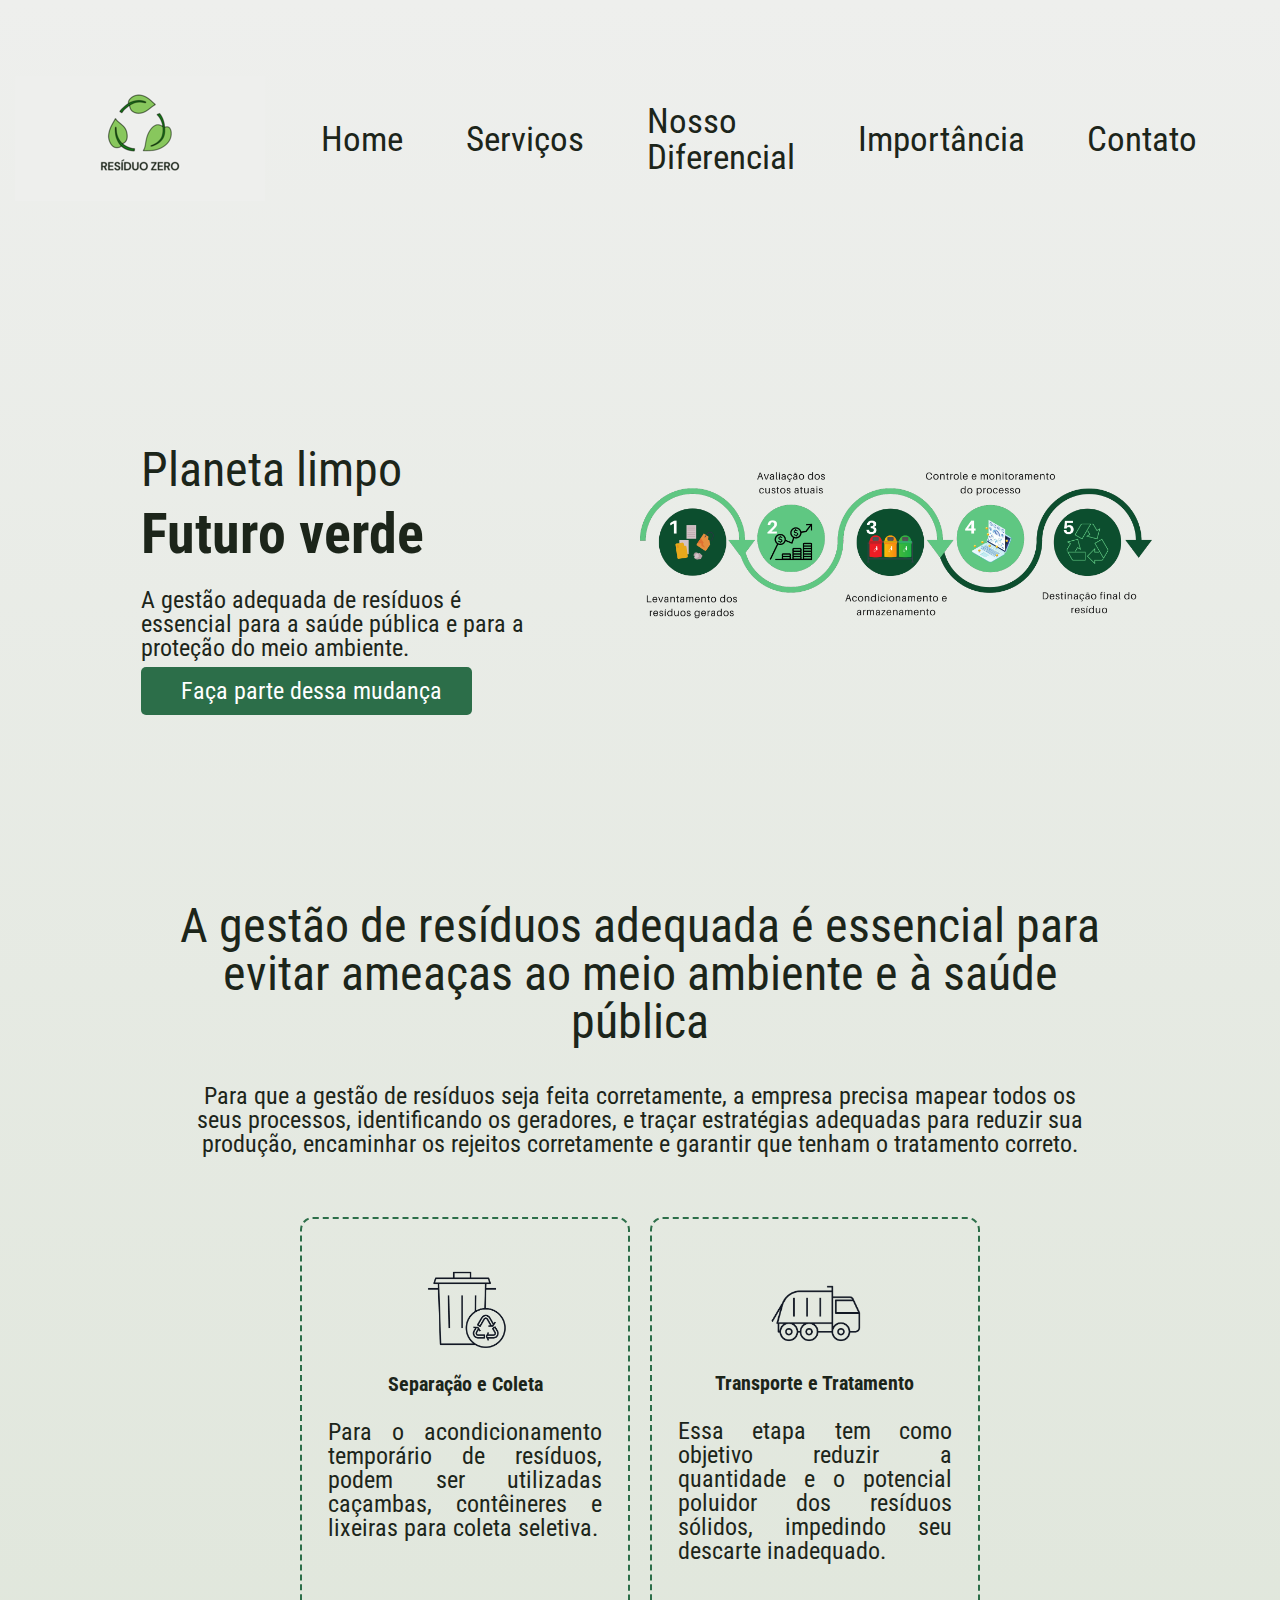
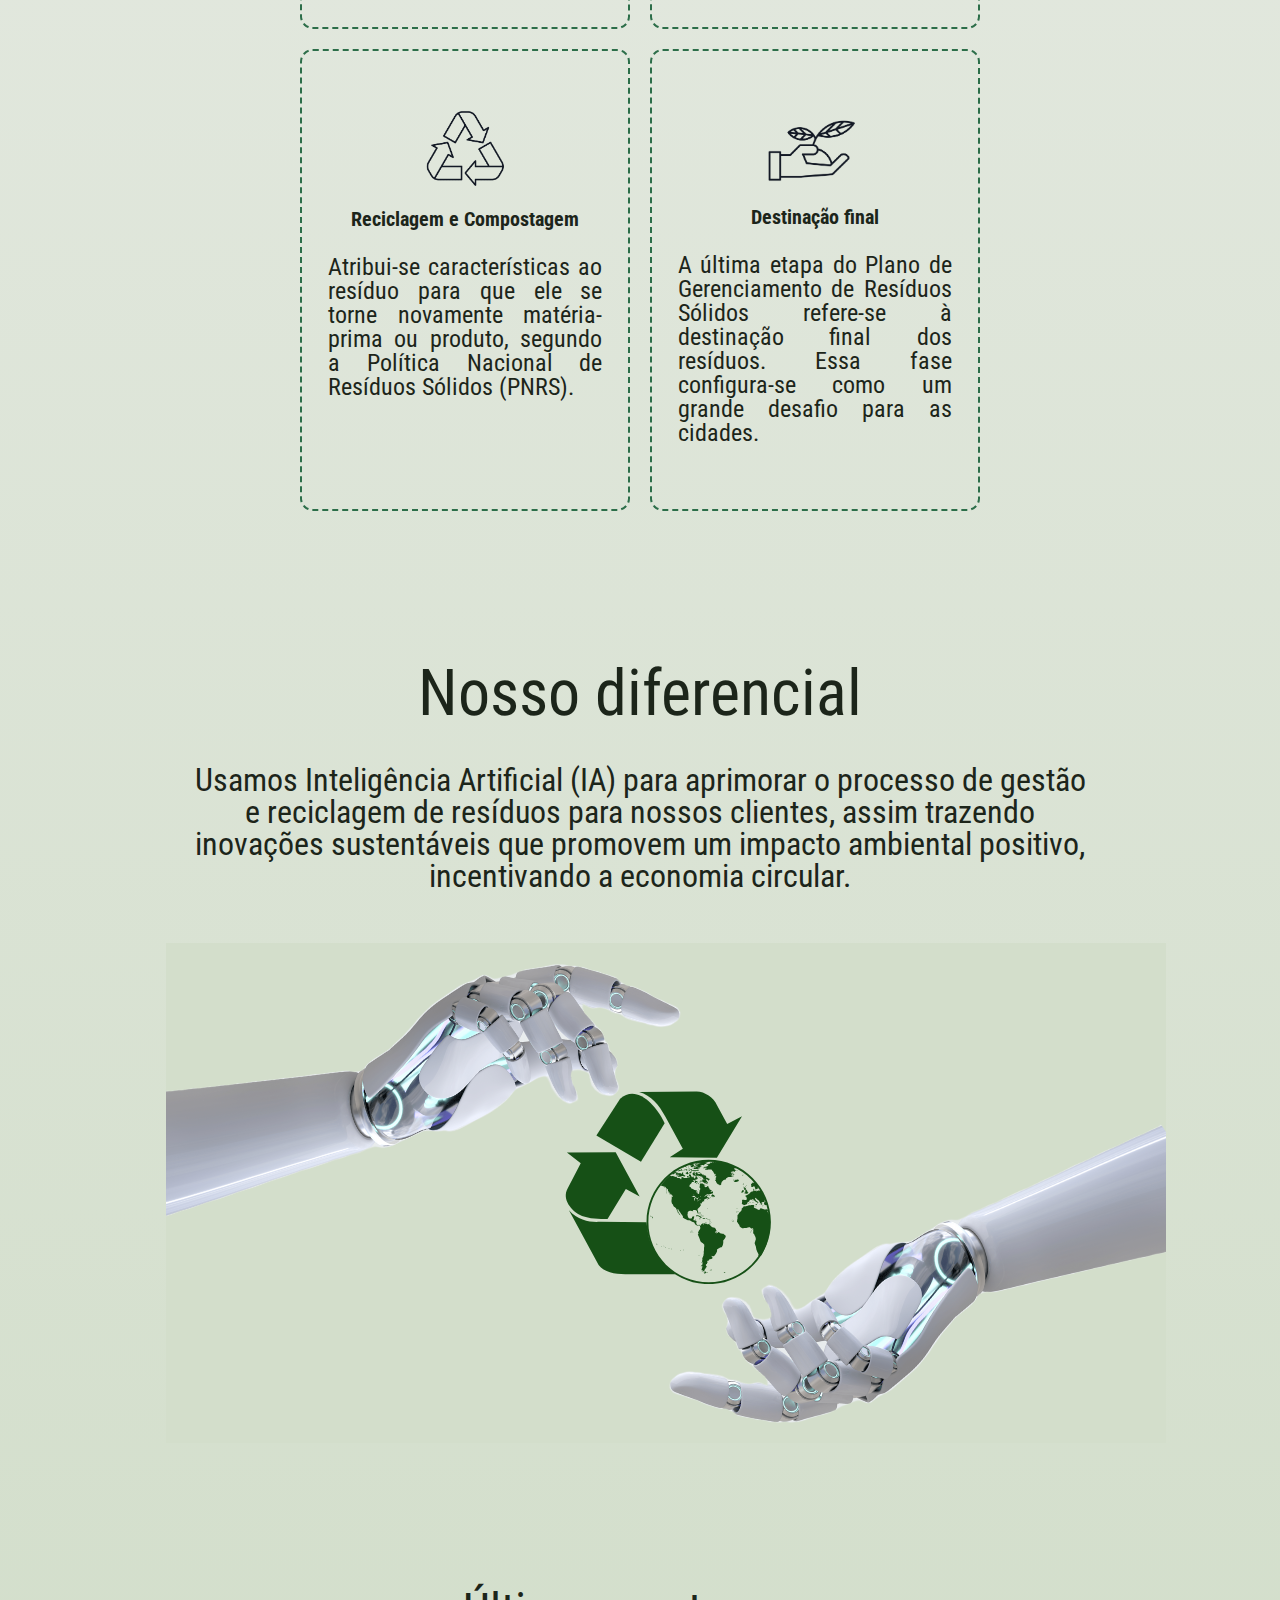
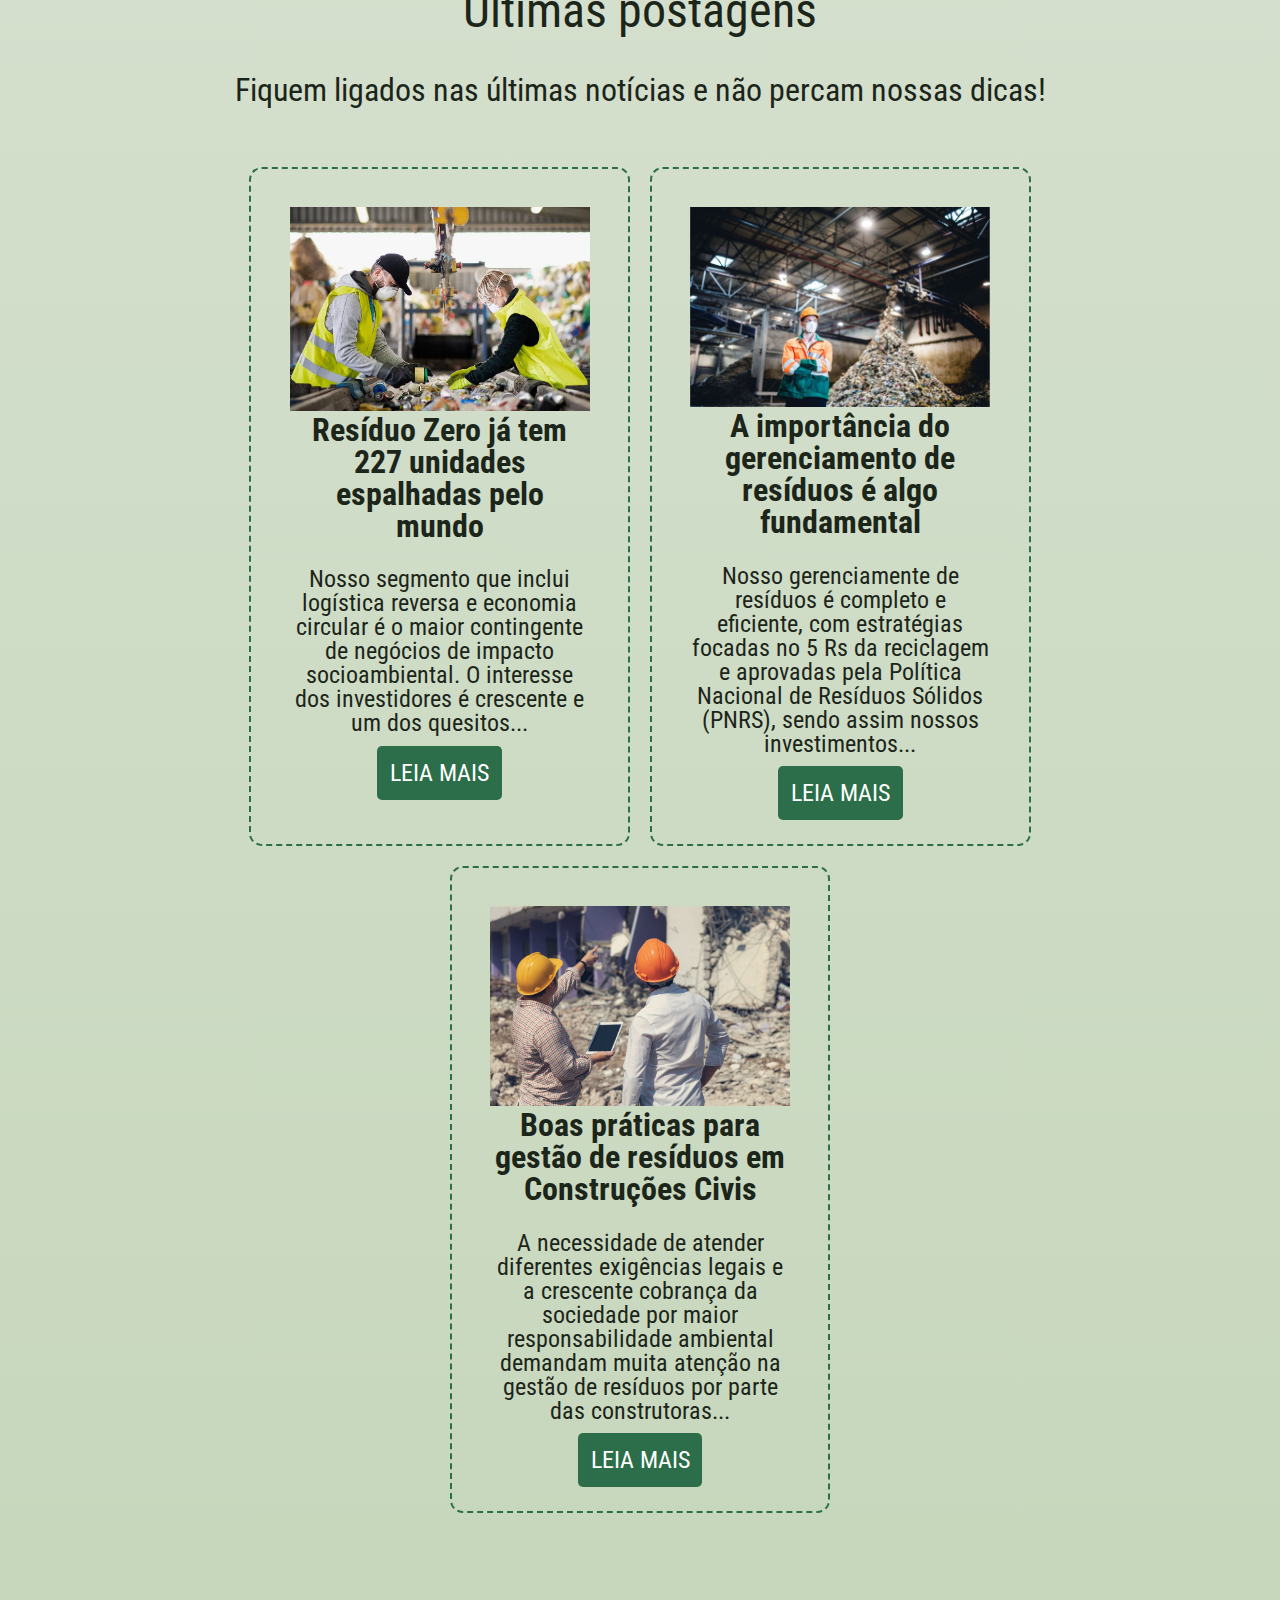
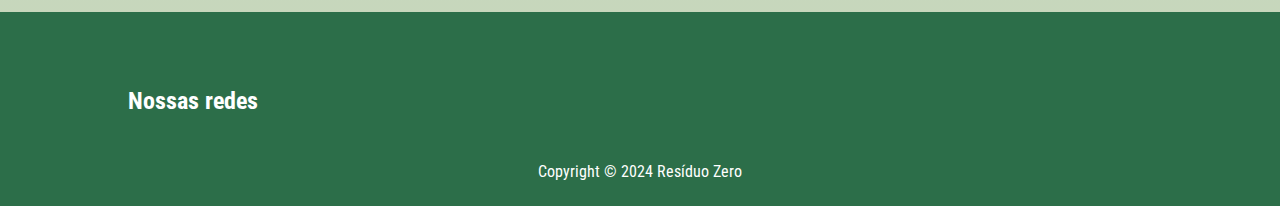
<file: projetoInfra/frontend/src/index.html>
<!DOCTYPE html>
<html>

<head>
	<meta charset="utf-8">
	<meta name="viewport" content="width=device-width">
	<title>ResiduoZero</title>
	<link href="css/reset.css" rel="stylesheet" type="text/css" />
	<link href="css/header.css" rel="stylesheet" type="text/css" />
	<link href="css/style.css" rel="stylesheet" type="text/css" />
	<link href="css/footer.css" rel="stylesheet" type="text/css" />
	<link rel="stylesheet" href="https://pro.fontawesome.com/releases/v5.10.0/css/all.css"
		integrity="sha384-AYmEC3Yw5cVb3ZcuHtOA93w35dYTsvhLPVnYs9eStHfGJvOvKxVfELGroGkvsg+p" crossorigin="anonymous" />

	<script src="javascript/header-script.js"></script>

</head>

<body>
	<header>
		<nav>

			<ul class="sidebar">
				<li onclick="hideSideBar()"><img id="nav-icon-close" src="img/menu-icon-close.png"></li>
				<li><a href="index.html">Home</a></li>
				<li><a href="servico.html">Serviços</a></li>
				<li><a href="diferencial.html">Nosso Diferencial</a></li>
				<li><a href="importancia.html">Importância</a></li>
				<li><a href="contato.html">Contato</a></li>
			</ul>

			<ul class="default">
				<li><img src="img/logo1.png" alt="logo" id="logo"></li>
				<li class=hide-mobile><a href="index.html">Home</a></li>
				<li class=hide-mobile><a href="servico.html">Serviços</a></li>
				<li class=hide-mobile><a href="diferencial.html">Nosso Diferencial</a></li>
				<li class=hide-mobile><a href="importancia.html">Importância</a></li>
				<li class=hide-mobile><a href="contato.html">Contato</a></li>
				<li class="menu-button" onclick="showSideBar()"><img id="nav-icon" src="img/menu-icon.png"></li>
			</ul>
		</nav>
	</header>

	<main>
		<section class="banner">
			<h3>Planeta limpo</h3>
			<h2>Futuro verde</h2>
			<p>A gestão adequada de resíduos é essencial para a saúde pública e para a proteção do meio ambiente.</p>
			<p><a href="#">Faça parte dessa mudança</a></p>
		</section>


		<section class="gestao">
			<h2>A gestão de resíduos adequada é essencial para evitar ameaças ao meio ambiente e à saúde pública</h2>
			<p>Para que a gestão de resíduos seja feita corretamente, a empresa precisa mapear todos os seus processos,
				identificando os geradores, e traçar estratégias adequadas para reduzir sua produção, encaminhar os
				rejeitos corretamente e garantir que tenham o tratamento correto. </p>

			<div>
				<figure class="img1">
					<img src="img/coleta.png" alt="1">
					<figcaption>Separação e Coleta</figcaption>
					<p>Para o acondicionamento temporário de resíduos, podem ser utilizadas caçambas, contêineres e
						lixeiras para coleta seletiva.</p>
				</figure>

				<figure class="img2">
					<img src="img/transporte.png" alt="2">
					<figcaption>Transporte e Tratamento</figcaption>
					<p>Essa etapa tem como objetivo reduzir a quantidade e o potencial poluidor dos resíduos sólidos,
						impedindo seu descarte inadequado. </p>
				</figure>

				<figure class="img3">
					<img src="img/reciclagem.png" alt="3">
					<figcaption>Reciclagem e Compostagem</figcaption>
					<p>Atribui-se características ao resíduo para que ele se torne novamente matéria-prima ou produto,
						segundo a Política Nacional de Resíduos Sólidos (PNRS). </p>
				</figure>

				<figure class="img3">
					<img src="img/destinofinal.png" alt="4">
					<figcaption>Destinação final</figcaption>
					<p>A última etapa do Plano de Gerenciamento de Resíduos Sólidos refere-se à destinação final dos
						resíduos. Essa fase configura-se como um grande desafio para as cidades.</p>
				</figure>
			</div>
		</section>

		<section class="diferencial">
			<h2>Nosso diferencial</h2>
			<p>Usamos Inteligência Artificial (IA) para aprimorar o processo de gestão e reciclagem de resíduos para
				nossos clientes, assim trazendo inovações sustentáveis que promovem um impacto ambiental positivo,
				incentivando a economia circular.</p>
			<img src="img/ia.png" alt="ia">


		</section>

		<section class="blog">
			<h2>Últimas postagens</h2>
			<p>Fiquem ligados nas últimas notícias e não percam nossas dicas!</p>
			<div>
				<figure class="b1">
					<img src="img/post1.png" alt="b1">
					<figcaption>Resíduo Zero já tem 227 unidades espalhadas pelo mundo
					</figcaption>
					<p>
						Nosso segmento que inclui logística reversa e economia circular é o maior contingente de
						negócios de impacto socioambiental. O interesse dos investidores é crescente e um dos
						quesitos...</p>
					<p><a href="">LEIA MAIS</a></p>
				</figure>

				<figure class="b2">
					<img src="img/post2.jpg" alt="b2">
					<figcaption>A importância do gerenciamento de resíduos é algo fundamental
					</figcaption>
					<p>Nosso gerenciamente de resíduos é completo e eficiente, com estratégias focadas no 5 Rs da
						reciclagem e aprovadas pela Política Nacional de Resíduos Sólidos (PNRS), sendo assim nossos
						investimentos...
					</p>
					<p><a href="">LEIA MAIS</a></p>
				</figure>

				<figure class="b3">
					<img src="img/post3.jpg" alt="b3">
					<figcaption>Boas práticas para gestão de resíduos em Construções Civis</figcaption>
					<p>A necessidade de atender diferentes exigências legais e a crescente cobrança da sociedade por
						maior responsabilidade ambiental demandam muita atenção na gestão de resíduos por parte das
						construtoras...</p>
					<p><a href="">LEIA MAIS</a></p>
				</figure>
			</div>
		</section>

	</main>
	<footer>
		<div class="follow">
			<h3>Nossas redes</h3>
      <a href="https://www.facebook.com/vilcar.esquadriad" target="_blank"><i class="fab fa-facebook"></i></a>
      <a href="https://br.linkedin.com/in/wsantosdev/pt" target="_blank"><i class="fab fa-linkedin"></i></a>
      <a href="https://twitter.com/elonmusk" target="_blank"><i class="fab fa-twitter"></i></a>
      <a href="https://www.instagram.com/vilcar_esquadrias/" target="_blank"><i class="fab fa-instagram"></i></a>
		</div>

		<div class="copyright">
			<p>Copyright © 2024 Resíduo Zero </p>
		</div>

	</footer>

</body>

</html>
</file>
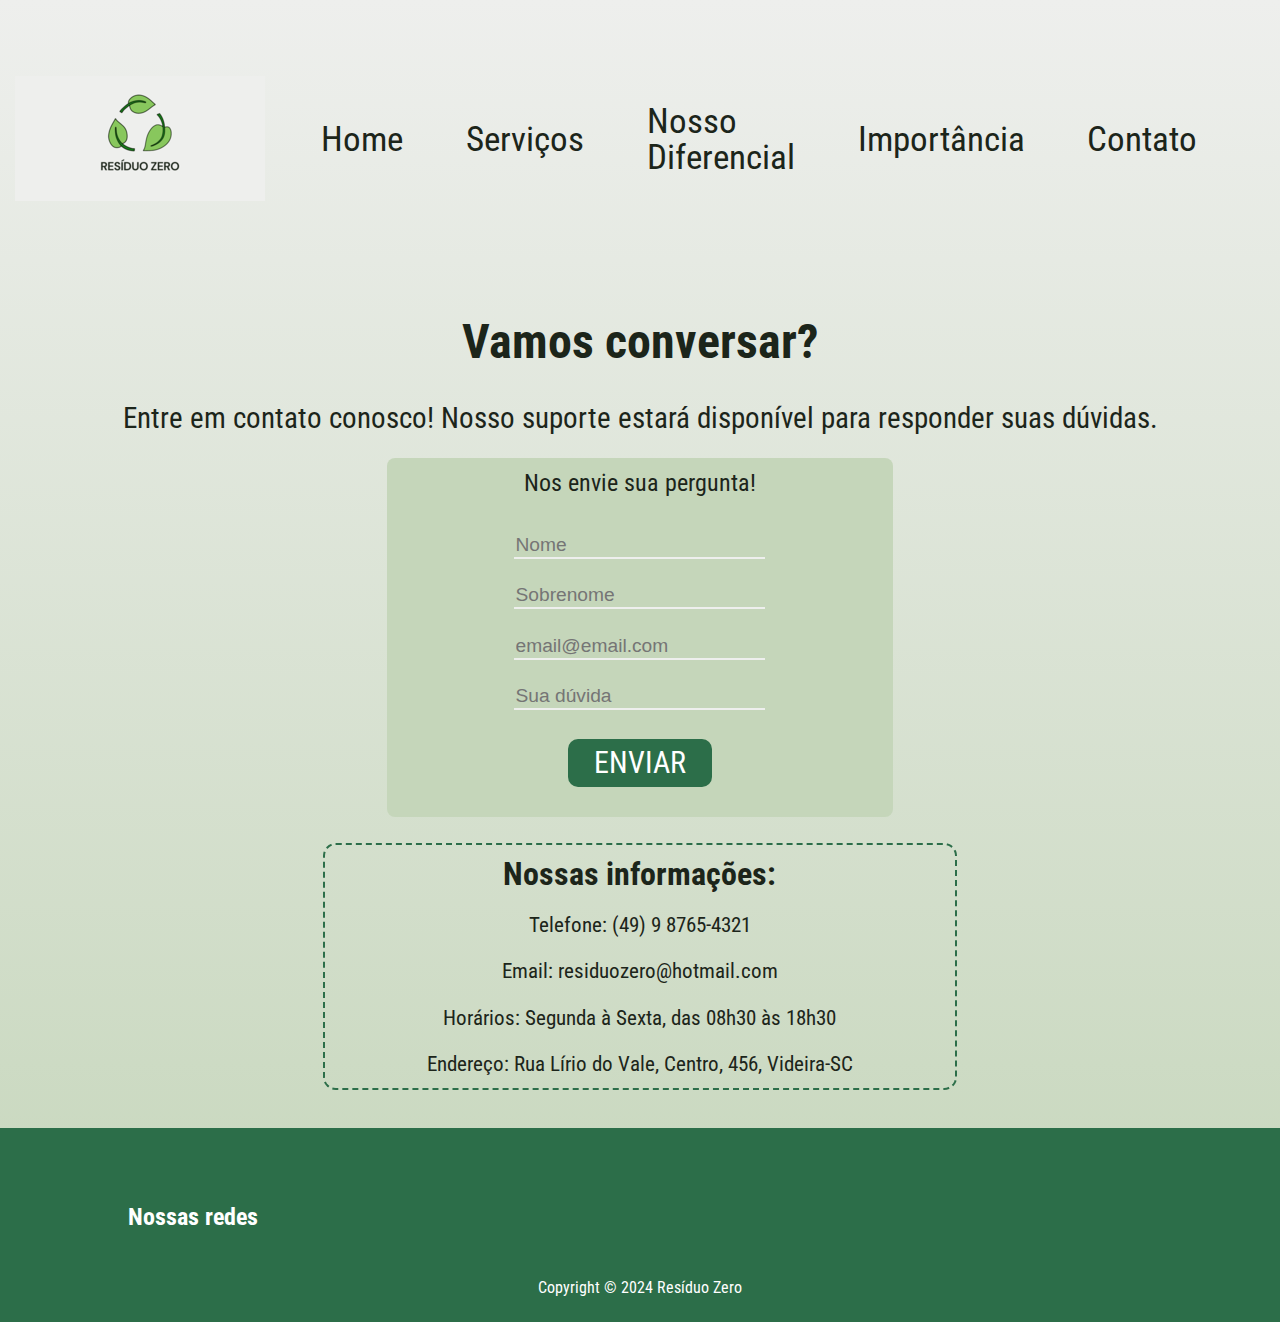
<file: projetoInfra/frontend/src/contato.html>
<!DOCTYPE html>
<html>

<head>
	<meta charset="utf-8">
	<meta name="viewport" content="width=device-width">
	<title>ResiduoZero</title>
	<link href="css/reset.css" rel="stylesheet" type="text/css" />
	<link href="css/header.css" rel="stylesheet" type="text/css" />
	<link href="css/contato.css" rel="stylesheet" type="text/css" />
	<link href="css/footer.css" rel="stylesheet" type="text/css" />
	
	<link rel="stylesheet" href="https://pro.fontawesome.com/releases/v5.10.0/css/all.css"
		integrity="sha384-AYmEC3Yw5cVb3ZcuHtOA93w35dYTsvhLPVnYs9eStHfGJvOvKxVfELGroGkvsg+p" crossorigin="anonymous" />

	<script src="javascript/header-script.js"></script>
</head>

<body>
	<header>
		<nav>

			<ul class="sidebar">
				<li onclick="hideSideBar()"><img id="nav-icon-close" src="img/menu-icon-close.png"></li>
				<li><a href="index.html">Home</a></li>
				<li><a href="servico.html">Serviços</a></li>
				<li><a href="diferencial.html">Nosso Diferencial</a></li>
				<li><a href="importancia.html">Importância</a></li>
				<li><a href="contato.html">Contato</a></li>
			</ul>

			<ul class="default">
				<li><img src="img/logo1.png" alt="logo" id="logo"></li>
				<li class=hide-mobile><a href="index.html">Home</a></li>
				<li class=hide-mobile><a href="servico.html">Serviços</a></li>
				<li class=hide-mobile><a href="diferencial.html">Nosso Diferencial</a></li>
				<li class=hide-mobile><a href="importancia.html">Importância</a></li>
				<li class=hide-mobile><a href="contato.html">Contato</a></li>
				<li class="menu-button" onclick="showSideBar()"><img id="nav-icon" src="img/menu-icon.png"></li>
			</ul>
		</nav>
	</header>

	<main>
		<h1>Vamos conversar?</h1>
		<p>Entre em contato conosco! Nosso suporte estará disponível para responder suas dúvidas.</p>
		<div class="maior">
			<div class="formulario">
				<p>Nos envie sua pergunta!</p>
				<form>
					<input type="text" name="nome" id="nome" placeholder="Nome">
					<input type="text" name="sobrenome" id="sobrenome" placeholder="Sobrenome">
					<br>

					<input type="text" name="email" id="email" placeholder="email@email.com">
					<br>

					<input class="duvida" type="text" name="duvida" id="duvida" placeholder="Sua dúvida">
				</form>
				<p class="botao"><a href="Obrigado.html">ENVIAR</a></p>
      
			</div>

			<div class="info">
				<h2>Nossas informações: </h2>
				<ul>
					<li>Telefone: (49) 9 8765-4321</li>
					<li>Email: residuozero@hotmail.com</li>
					<li>Horários: Segunda à Sexta, das 08h30 às 18h30</li>
					<li>Endereço: Rua Lírio do Vale, Centro, 456, Videira-SC</li>
				</ul>
			</div>

		</div>
	</main>

	<footer>
		<div class="follow">
			<h3>Nossas redes</h3>
      <a href="https://www.facebook.com/vilcar.esquadriad" target="_blank"><i class="fab fa-facebook"></i></a>
      <a href="https://br.linkedin.com/in/wsantosdev/pt" target="_blank"><i class="fab fa-linkedin"></i></a>
      <a href="https://twitter.com/elonmusk" target="_blank"><i class="fab fa-twitter"></i></a>
      <a href="https://www.instagram.com/vilcar_esquadrias/" target="_blank"><i class="fab fa-instagram"></i></a>
		</div>

		<div class="copyright">
			<p>Copyright © 2024 Resíduo Zero </p>
		</div>
	</footer>

</html>
</file>
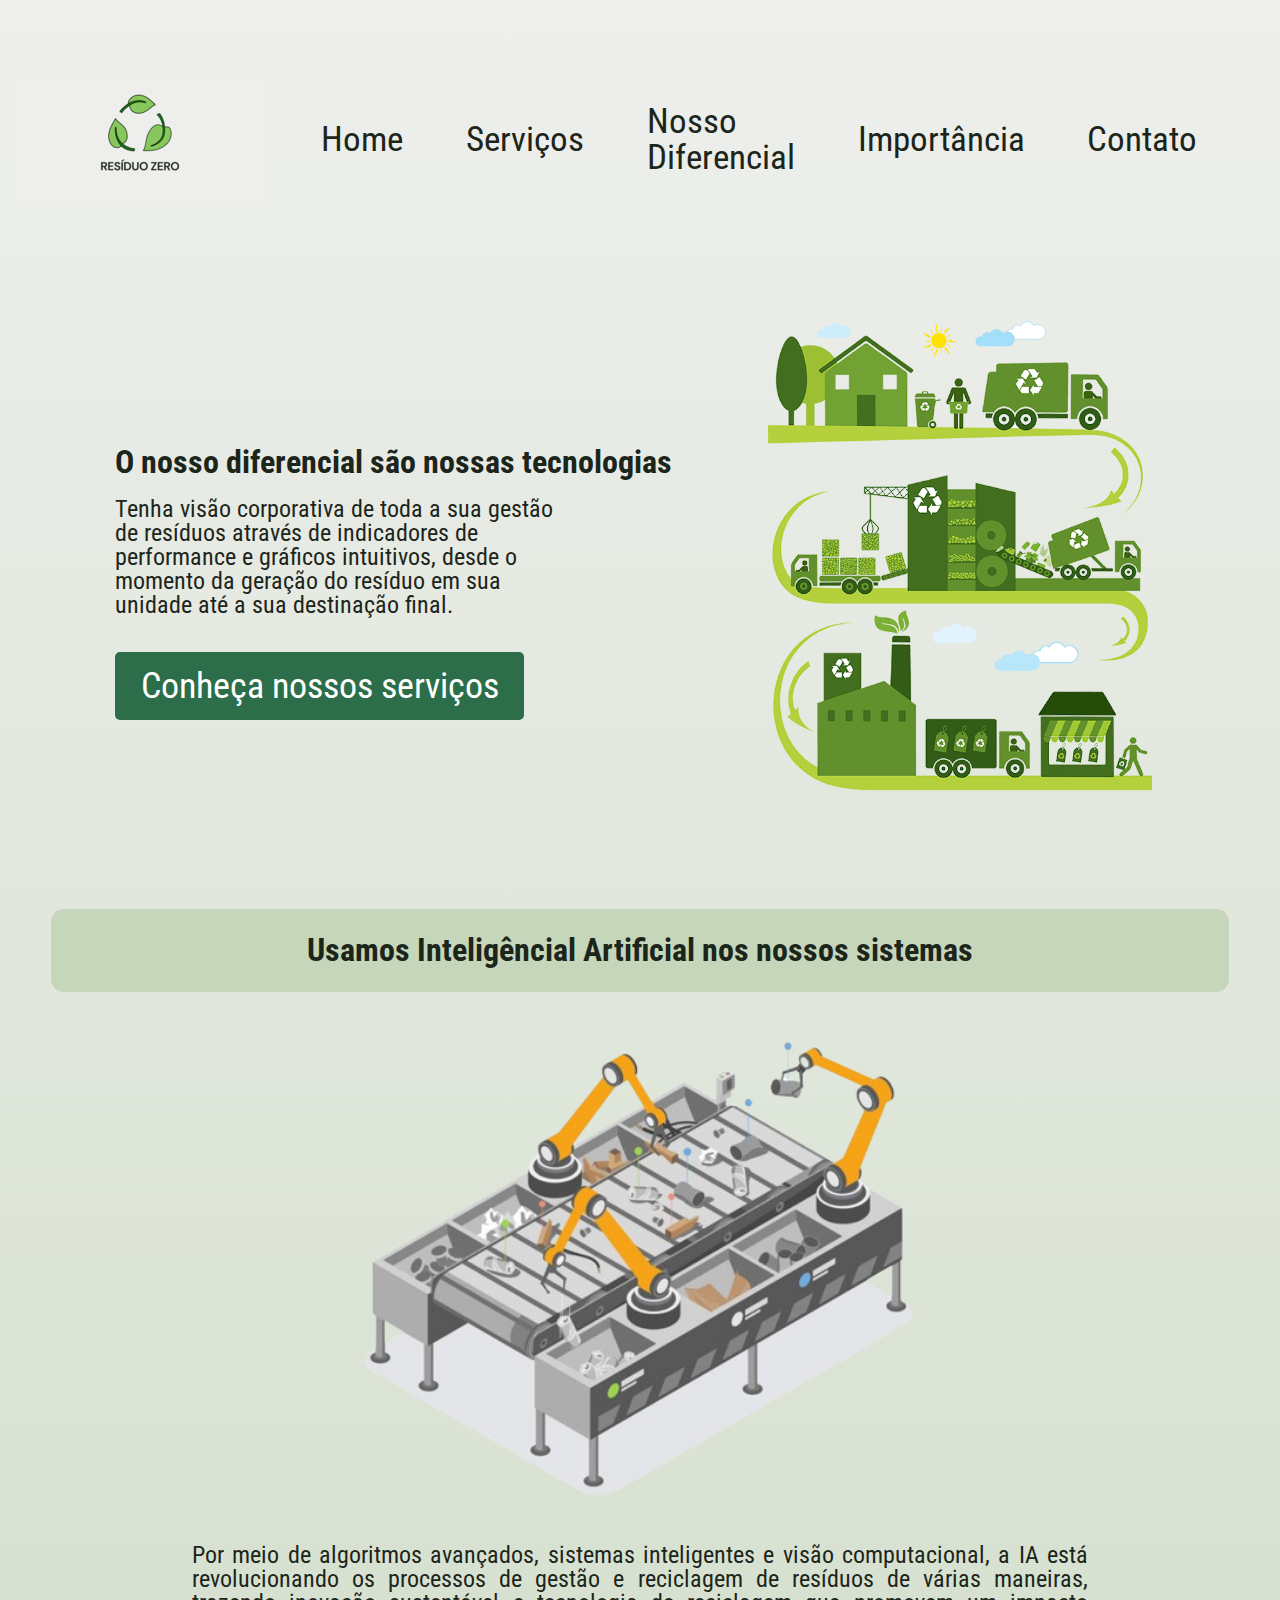
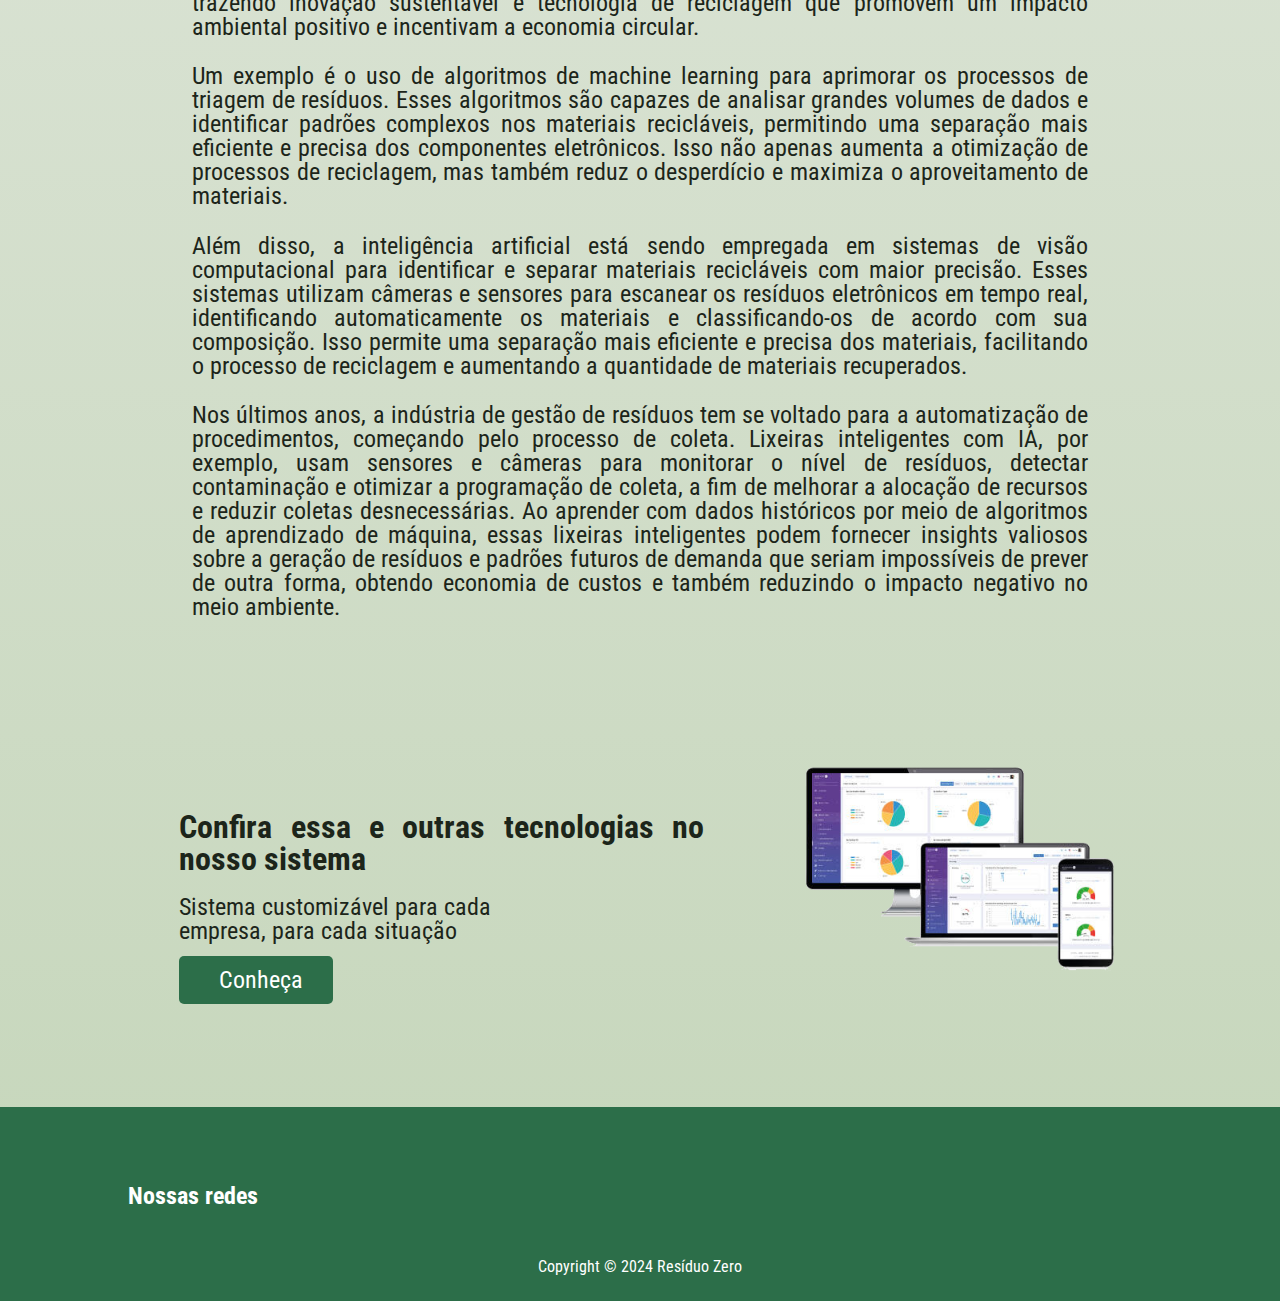
<file: projetoInfra/frontend/src/diferencial.html>
<!DOCTYPE html>
<html>

<head>
	<meta charset="utf-8">
	<meta name="viewport" content="width=device-width">
	<title>ResiduoZero</title>
	<link href="css/reset.css" rel="stylesheet" type="text/css" />
	<link href="css/header.css" rel="stylesheet" type="text/css" />
	<link href="css/diferencial.css" rel="stylesheet" type="text/css" />
	<link href="css/footer.css" rel="stylesheet" type="text/css" />
	<link rel="stylesheet" href="https://pro.fontawesome.com/releases/v5.10.0/css/all.css"
		integrity="sha384-AYmEC3Yw5cVb3ZcuHtOA93w35dYTsvhLPVnYs9eStHfGJvOvKxVfELGroGkvsg+p" crossorigin="anonymous" />

	<script src="javascript/header-script.js"></script>
</head>

<body>
	<header>
		<nav>

			<ul class="sidebar">
				<li onclick="hideSideBar()"><img id="nav-icon-close" src="img/menu-icon-close.png"></li>
				<li><a href="index.html">Home</a></li>
				<li><a href="servico.html">Serviços</a></li>
				<li><a href="diferencial.html">Nosso Diferencial</a></li>
				<li><a href="importancia.html">Importância</a></li>
				<li><a href="contato.html">Contato</a></li>
			</ul>

			<ul class="default">
				<li><img src="img/logo1.png" alt="logo" id="logo"></li>
				<li class=hide-mobile><a href="index.html">Home</a></li>
				<li class=hide-mobile><a href="servico.html">Serviços</a></li>
				<li class=hide-mobile><a href="diferencial.html">Nosso Diferencial</a></li>
				<li class=hide-mobile><a href="importancia.html">Importância</a></li>
				<li class=hide-mobile><a href="contato.html">Contato</a></li>
				<li class="menu-button" onclick="showSideBar()"><img id="nav-icon" src="img/menu-icon.png"></li>
			</ul>
		</nav>
	</header>

	<main>
		<section class="banner">
			<h1>O nosso diferencial são nossas tecnologias</h1>
			<p>Tenha visão corporativa de toda a sua gestão de resíduos através de indicadores de performance e gráficos
				intuitivos, desde o momento da geração do resíduo em sua unidade até a sua destinação final.</p>
			<p><a href="servico.html">Conheça nossos serviços</a></p>
		</section>

		<section class="tecnologia">
			<h2>Usamos Inteligêncial Artificial nos nossos sistemas</h2>
			<img src="img/ia3.png">
			<p>Por meio de algoritmos avançados, sistemas inteligentes e visão computacional, a IA está revolucionando
				os processos de gestão e reciclagem de resíduos de várias maneiras, trazendo inovação sustentável e
				tecnologia de reciclagem que promovem um impacto ambiental positivo e incentivam a economia circular.
			</p>

			<p>Um exemplo é o uso de algoritmos de machine learning para aprimorar os processos de triagem de resíduos.
				Esses algoritmos são capazes de analisar grandes volumes de dados e identificar padrões complexos nos
				materiais recicláveis, permitindo uma separação mais eficiente e precisa dos componentes eletrônicos.
				Isso não apenas aumenta a otimização de processos de reciclagem, mas também reduz o desperdício e
				maximiza o aproveitamento de materiais.</p>

			<p> Além disso, a inteligência artificial está sendo empregada em sistemas de visão computacional para
				identificar e separar materiais recicláveis com maior precisão. Esses sistemas utilizam câmeras e
				sensores para escanear os resíduos eletrônicos em tempo real, identificando automaticamente os materiais
				e classificando-os de acordo com sua composição. Isso permite uma separação mais eficiente e precisa dos
				materiais, facilitando o processo de reciclagem e aumentando a quantidade de materiais recuperados. </p>

			<p>Nos últimos anos, a indústria de gestão de resíduos tem se voltado para a automatização de procedimentos,
				começando pelo processo de coleta. Lixeiras inteligentes com IA, por exemplo, usam sensores e câmeras
				para monitorar o nível de resíduos, detectar contaminação e otimizar a programação de coleta, a fim de
				melhorar a alocação de recursos e reduzir coletas desnecessárias. Ao aprender com dados históricos por
				meio de algoritmos de aprendizado de máquina, essas lixeiras inteligentes podem fornecer insights
				valiosos sobre a geração de resíduos e padrões futuros de demanda que seriam impossíveis de prever de
				outra forma, obtendo economia de custos e também reduzindo o impacto negativo no meio ambiente.</p>
		</section>

		<section class="sistema">
			<h2>Confira essa e outras tecnologias no nosso sistema</h2>
			<p>Sistema customizável para cada empresa, para cada situação</p>
			<p><a href="servico.html">Conheça</a></p>
		</section>

	</main>

	<footer>
		<div class="follow">
			<h3>Nossas redes</h3>
      <a href="https://www.facebook.com/vilcar.esquadriad" target="_blank"><i class="fab fa-facebook"></i></a>
      <a href="https://br.linkedin.com/in/wsantosdev/pt" target="_blank"><i class="fab fa-linkedin"></i></a>
      <a href="https://twitter.com/elonmusk" target="_blank"><i class="fab fa-twitter"></i></a>
      <a href="https://www.instagram.com/vilcar_esquadrias/" target="_blank"><i class="fab fa-instagram"></i></a>
		</div>

		<div class="copyright">
			<p>Copyright © 2024 Resíduo Zero </p>
		</div>
	</footer>

</html>
</file>
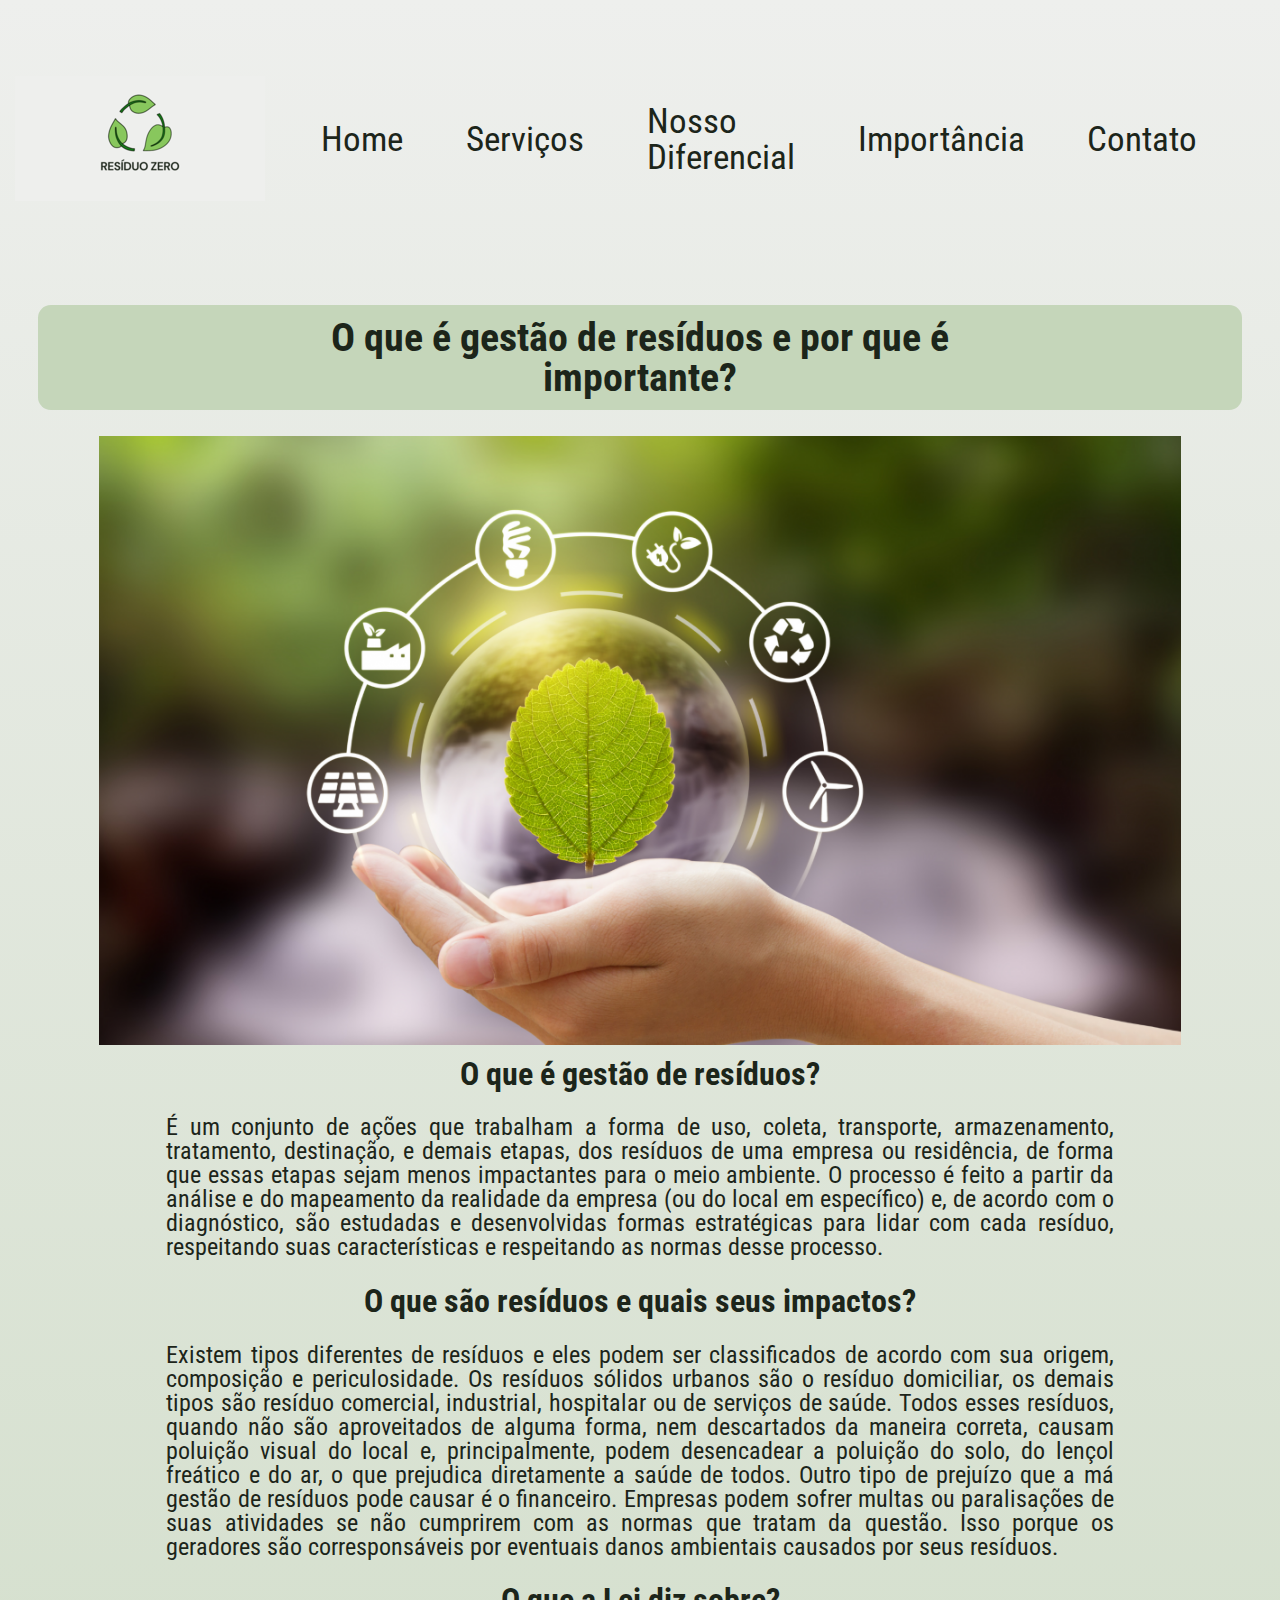
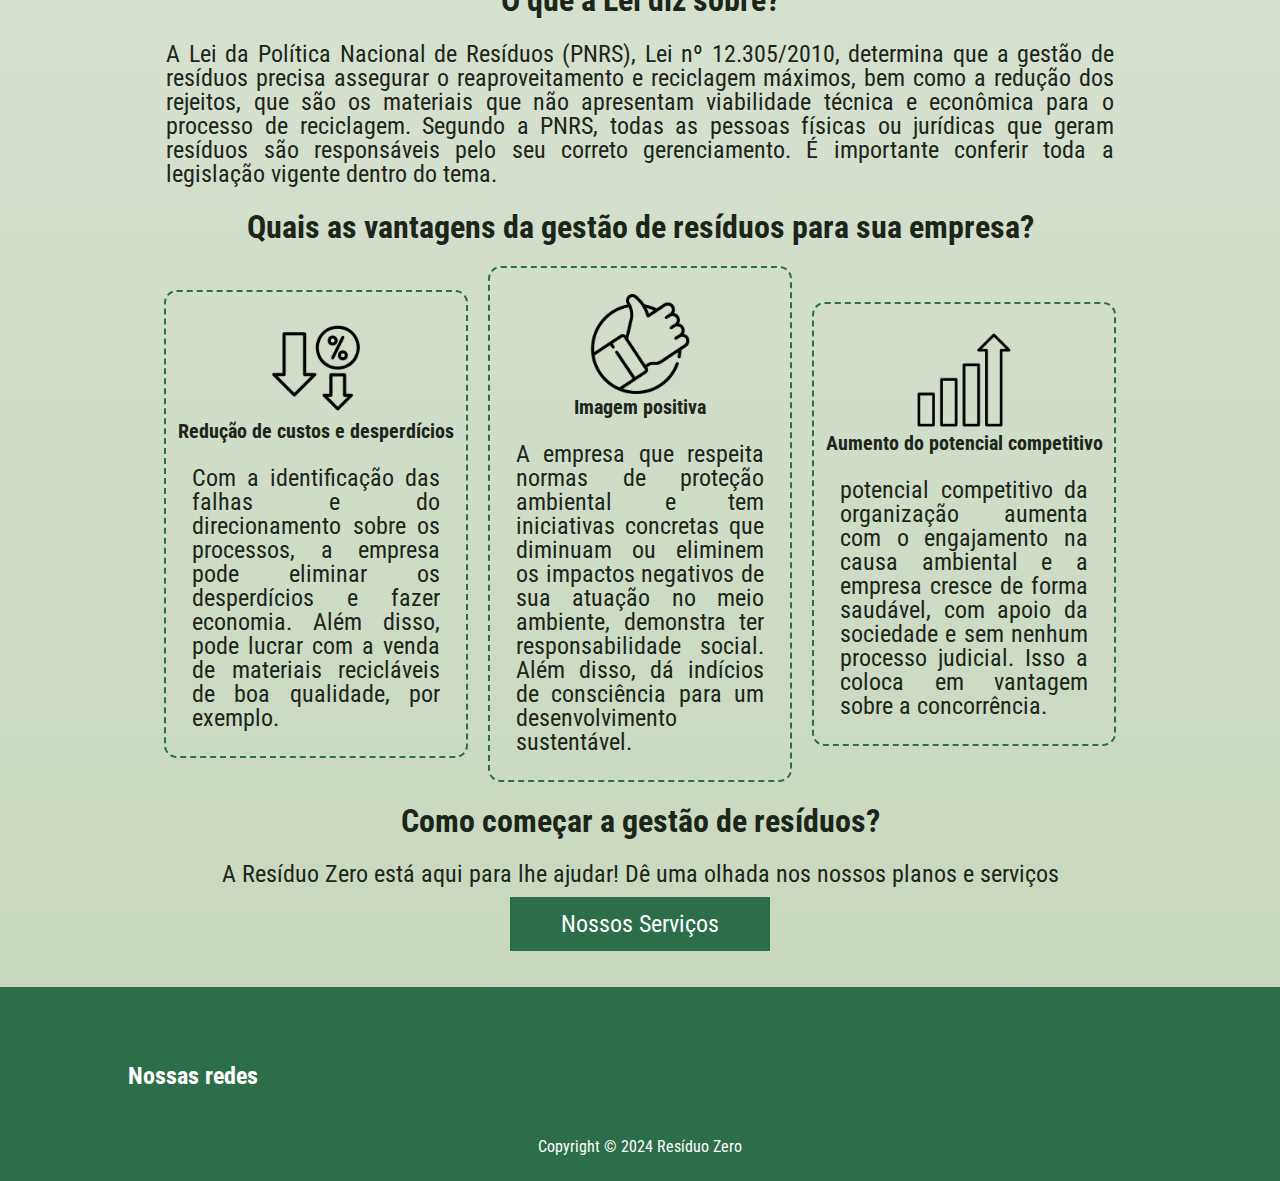
<file: projetoInfra/frontend/src/importancia.html>
<!DOCTYPE html>
<html>

<head>
	<meta charset="utf-8">
	<meta name="viewport" content="width=device-width">
	<title>ResiduoZero</title>
	<link href="css/reset.css" rel="stylesheet" type="text/css" />
	<link href="css/header.css" rel="stylesheet" type="text/css" />
	<link href="css/importancia.css" rel="stylesheet" type="text/css" />
	<link href="css/footer.css" rel="stylesheet" type="text/css" />
	<link rel="stylesheet" href="https://pro.fontawesome.com/releases/v5.10.0/css/all.css"
		integrity="sha384-AYmEC3Yw5cVb3ZcuHtOA93w35dYTsvhLPVnYs9eStHfGJvOvKxVfELGroGkvsg+p" crossorigin="anonymous" />

	<script src="javascript/header-script.js"></script>
</head>

<body>
	<header>
		<nav>

			<ul class="sidebar">
				<li onclick="hideSideBar()"><img id="nav-icon-close" src="img/menu-icon-close.png"></li>
				<li><a href="index.html">Home</a></li>
				<li><a href="servico.html">Serviços</a></li>
				<li><a href="diferencial.html">Nosso Diferencial</a></li>
				<li><a href="importancia.html">Importância</a></li>
				<li><a href="contato.html">Contato</a></li>
			</ul>

			<ul class="default">
				<li><img src="img/logo1.png" alt="logo" id="logo"></li>
				<li class=hide-mobile><a href="index.html">Home</a></li>
				<li class=hide-mobile><a href="servico.html">Serviços</a></li>
				<li class=hide-mobile><a href="diferencial.html">Nosso Diferencial</a></li>
				<li class=hide-mobile><a href="importancia.html">Importância</a></li>
				<li class=hide-mobile><a href="contato.html">Contato</a></li>
				<li class="menu-button" onclick="showSideBar()"><img id="nav-icon" src="img/menu-icon.png"></li>
			</ul>
		</nav>
	</header>

	<main>
		<div class="conteudo">
			<h1>O que é gestão de resíduos e por que é importante?</h1>
			<img src="img/importancia.png" alt="conteudo1">

			<h2>O que é gestão de resíduos?</h2>
			<p>É um conjunto de ações que trabalham a forma de uso, coleta, transporte, armazenamento, tratamento,
				destinação, e demais etapas, dos resíduos de uma empresa ou residência, de forma que essas etapas sejam
				menos impactantes para o meio ambiente.

				O processo é feito a partir da análise e do mapeamento da realidade da empresa (ou do local em
				específico) e, de acordo com o diagnóstico, são estudadas e desenvolvidas formas estratégicas para lidar
				com cada resíduo, respeitando suas características e respeitando as normas desse processo.</p>

			<h2>O que são resíduos e quais seus impactos?</h2>
			<p>Existem tipos diferentes de resíduos e eles podem ser classificados de acordo com sua origem, composição
				e periculosidade. Os resíduos sólidos urbanos são o resíduo domiciliar, os demais tipos são resíduo
				comercial, industrial, hospitalar ou de serviços de saúde.

				Todos esses resíduos, quando não são aproveitados de alguma forma, nem descartados da maneira correta,
				causam poluição visual do local e, principalmente, podem desencadear a poluição do solo, do lençol
				freático e do ar, o que prejudica diretamente a saúde de todos.

				Outro tipo de prejuízo que a má gestão de resíduos pode causar é o financeiro. Empresas podem sofrer
				multas ou paralisações de suas atividades se não cumprirem com as normas que tratam da questão. Isso
				porque os geradores são corresponsáveis por eventuais danos ambientais causados por seus resíduos.</p>

			<h2>O que a Lei diz sobre?</h2>
			<p>A Lei da Política Nacional de Resíduos (PNRS), Lei nº 12.305/2010, determina que a gestão de resíduos
				precisa assegurar o reaproveitamento e reciclagem máximos, bem como a redução dos rejeitos, que são os
				materiais que não apresentam viabilidade técnica e econômica para o processo de reciclagem.

				Segundo a PNRS, todas as pessoas físicas ou jurídicas que geram resíduos são responsáveis pelo seu
				correto gerenciamento. É importante conferir toda a legislação vigente dentro do tema.</p>

			<h2>Quais as vantagens da gestão de resíduos para sua empresa?</h2>
			<div class="motivos">
				<figure class="img1">
					<img src="img/reducao.png" alt="1">
					<figcaption>Redução de custos e desperdícios</figcaption>
					<p>Com a identificação das falhas e do direcionamento sobre os processos, a empresa pode eliminar os
						desperdícios e fazer economia. Além disso, pode lucrar com a venda de materiais recicláveis de
						boa qualidade, por exemplo.</p>
				</figure>

				<figure class="img2">
					<img src="img/positivo.png" alt="2">
					<figcaption>Imagem positiva</figcaption>
					<p>A empresa que respeita normas de proteção ambiental e tem iniciativas concretas que diminuam ou
						eliminem os impactos negativos de sua atuação no meio ambiente, demonstra ter responsabilidade
						social. Além disso, dá indícios de consciência para um desenvolvimento sustentável.</p>
				</figure>

				<figure class="img3">
					<img src="img/aumentar.png" alt="3">
					<figcaption>Aumento do potencial competitivo</figcaption>
					<p> potencial competitivo da organização aumenta com o engajamento na causa ambiental e a empresa
						cresce de forma saudável, com apoio da sociedade e sem nenhum processo judicial. Isso a coloca
						em vantagem sobre a concorrência.</p>
				</figure>
			</div>

			<h2>Como começar a gestão de resíduos?</h2>
			<p class="centro">A Resíduo Zero está aqui para lhe ajudar! Dê uma olhada nos nossos planos e serviços</p>
			<p class="centro"><a href="servico.html">Nossos Serviços</a></p>

		</div>

	</main>

	<footer>
		<div class="follow">
			<h3>Nossas redes</h3>
      <a href="https://www.facebook.com/vilcar.esquadriad" target="_blank"><i class="fab fa-facebook"></i></a>
      <a href="https://br.linkedin.com/in/wsantosdev/pt" target="_blank"><i class="fab fa-linkedin"></i></a>
      <a href="https://twitter.com/elonmusk" target="_blank"><i class="fab fa-twitter"></i></a>
      <a href="https://www.instagram.com/vilcar_esquadrias/" target="_blank"><i class="fab fa-instagram"></i></a>
		</div>

		<div class="copyright">
			<p>Copyright © 2024 Resíduo Zero </p>
		</div>
	</footer>

</html>
</file>
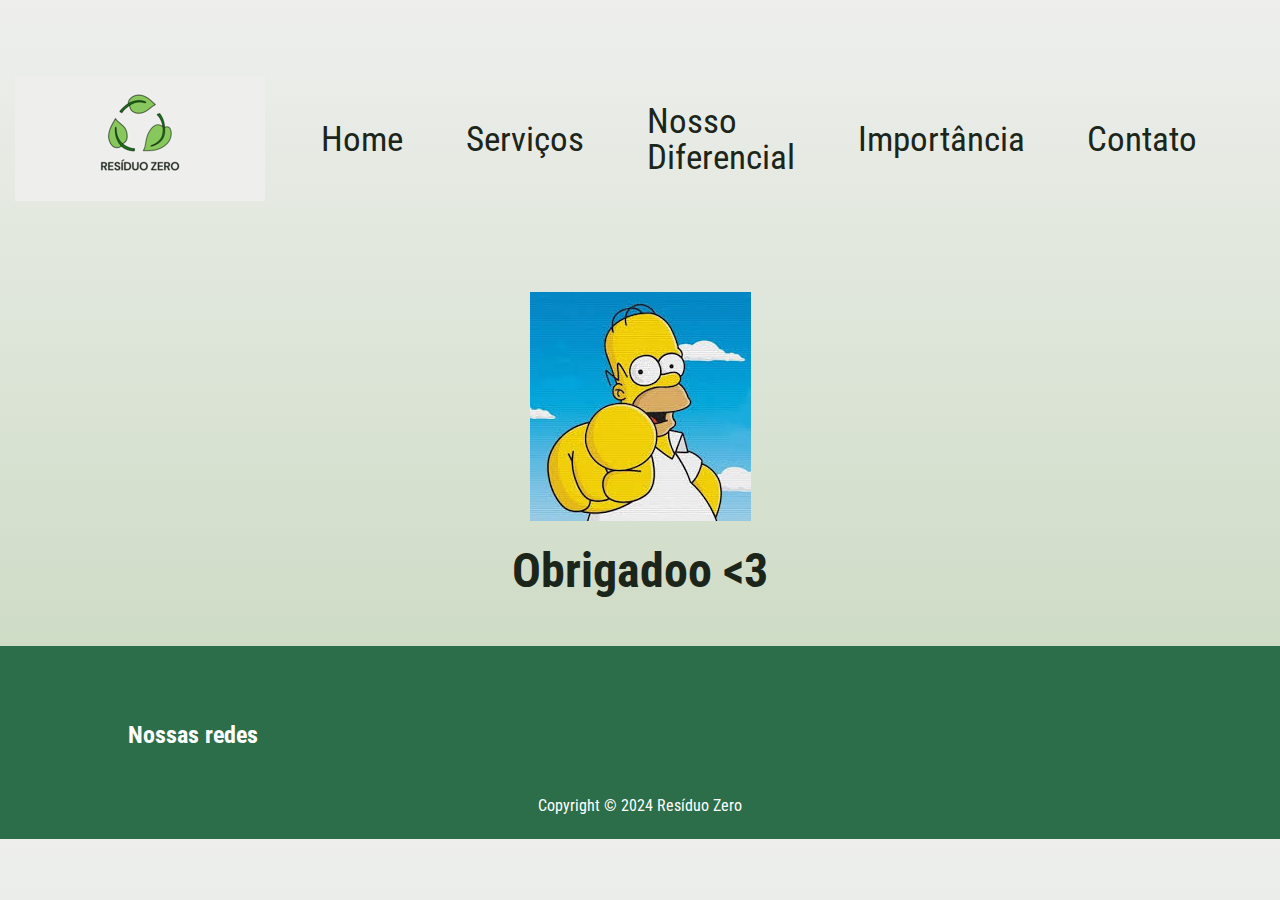
<file: projetoInfra/frontend/src/Obrigado.html>
<!DOCTYPE html>
<html>

<head>
	<meta charset="utf-8">
	<meta name="viewport" content="width=device-width">
	<title>ResiduoZero</title>
	<link href="css/reset.css" rel="stylesheet" type="text/css" />
	<link href="css/header.css" rel="stylesheet" type="text/css" />
	<link href="css/contato.css" rel="stylesheet" type="text/css" />
	<link href="css/footer.css" rel="stylesheet" type="text/css" />
	
	<link rel="stylesheet" href="https://pro.fontawesome.com/releases/v5.10.0/css/all.css"
		integrity="sha384-AYmEC3Yw5cVb3ZcuHtOA93w35dYTsvhLPVnYs9eStHfGJvOvKxVfELGroGkvsg+p" crossorigin="anonymous" />

	<script src="javascript/header-script.js"></script>
</head>

<body>
	<header>
		<nav>

			<ul class="sidebar">
				<li onclick="hideSideBar()"><img id="nav-icon-close" src="img/menu-icon-close.png"></li>
				<li><a href="index.html">Home</a></li>
				<li><a href="servico.html">Serviços</a></li>
				<li><a href="diferencial.html">Nosso Diferencial</a></li>
				<li><a href="importancia.html">Importância</a></li>
				<li><a href="contato.html">Contato</a></li>
			</ul>

			<ul class="default">
				<li><img src="img/logo1.png" alt="logo" id="logo"></li>
				<li class=hide-mobile><a href="index.html">Home</a></li>
				<li class=hide-mobile><a href="servico.html">Serviços</a></li>
				<li class=hide-mobile><a href="diferencial.html">Nosso Diferencial</a></li>
				<li class=hide-mobile><a href="importancia.html">Importância</a></li>
				<li class=hide-mobile><a href="contato.html">Contato</a></li>
				<li class="menu-button" onclick="showSideBar()"><img id="nav-icon" src="img/menu-icon.png"></li>
			</ul>
		</nav>
	</header>

	<main>
		<div>
			<img src="img/teste.jpeg" alt="4">
			<h1>Obrigadoo <3</h1>
		</div>
	</main>

	<footer>
		<div class="follow">
			<h3>Nossas redes</h3>
      <a href="https://www.facebook.com/vilcar.esquadriad" target="_blank"><i class="fab fa-facebook"></i></a>
      <a href="https://br.linkedin.com/in/wsantosdev/pt" target="_blank"><i class="fab fa-linkedin"></i></a>
      <a href="https://twitter.com/elonmusk" target="_blank"><i class="fab fa-twitter"></i></a>
      <a href="https://www.instagram.com/vilcar_esquadrias/" target="_blank"><i class="fab fa-instagram"></i></a>
		</div>

		<div class="copyright">
			<p>Copyright © 2024 Resíduo Zero </p>
		</div>
	</footer>

</html>
</file>
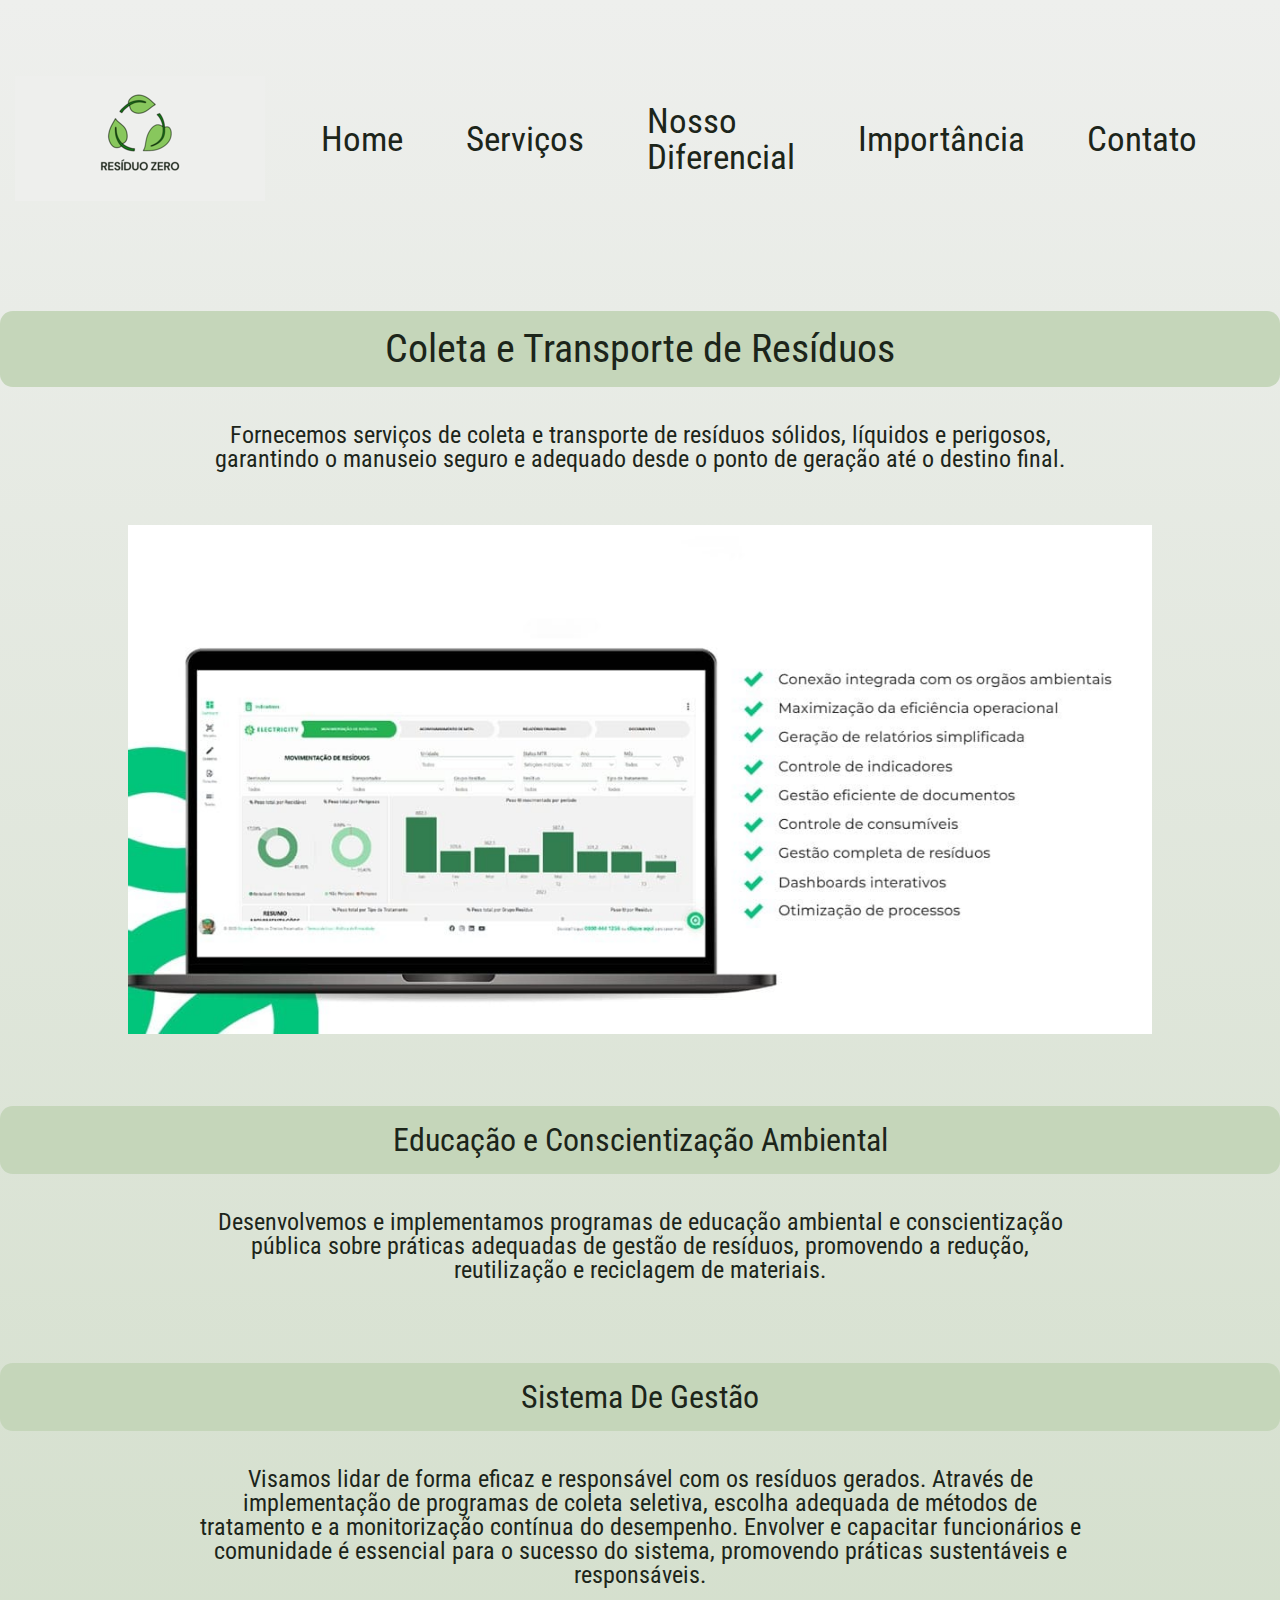
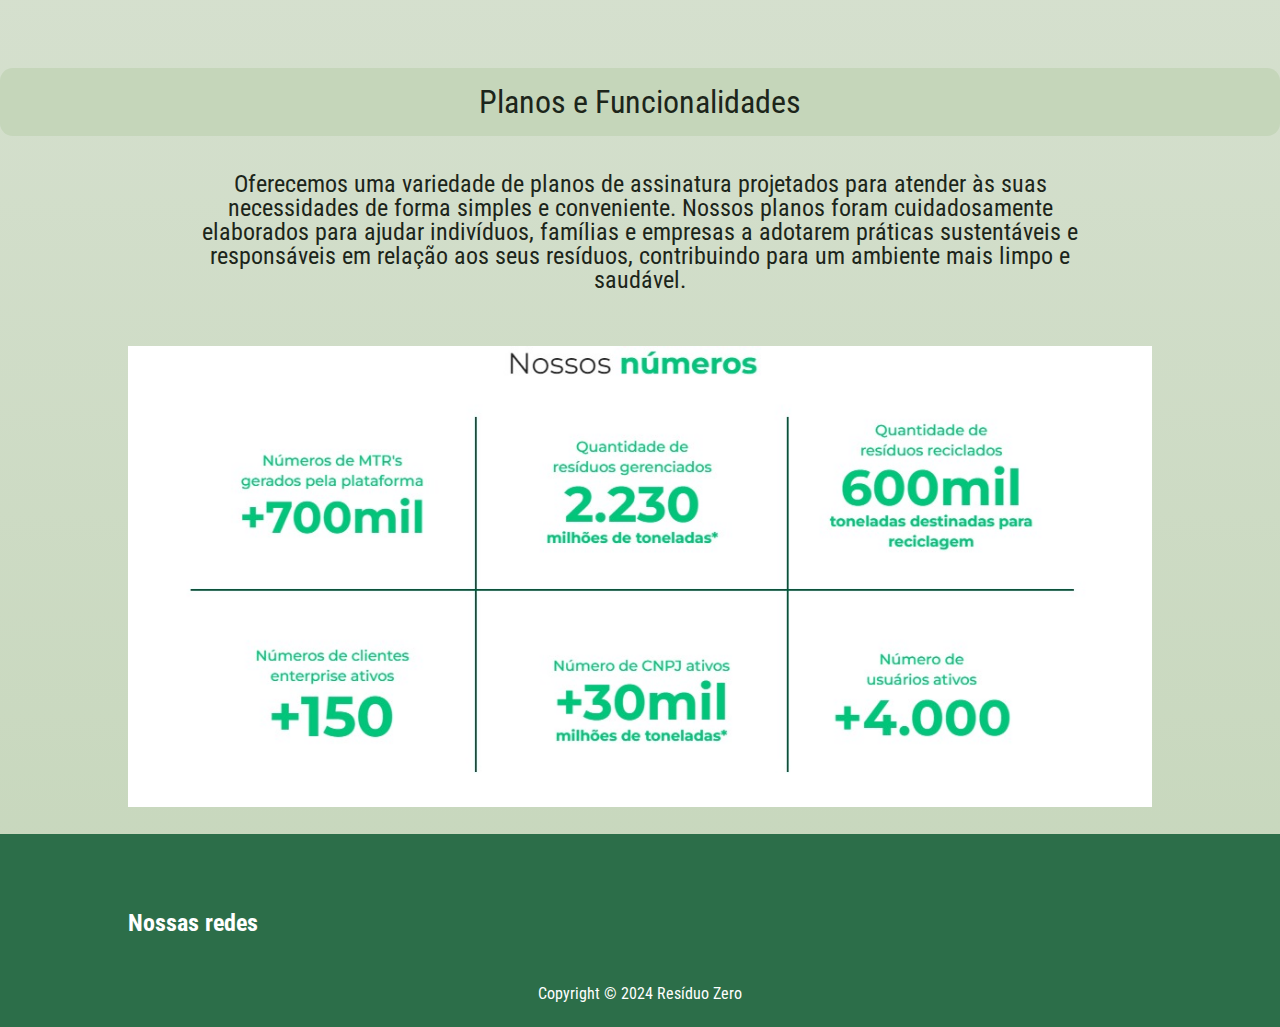
<file: projetoInfra/frontend/src/servico.html>
<!DOCTYPE html>
<html>

<head>
	<meta charset="utf-8">
	<meta name="viewport" content="width=device-width">
	<title>ResiduoZero</title>
	<link href="css/reset.css" rel="stylesheet" type="text/css" />
	<link href="css/header.css" rel="stylesheet" type="text/css" />
	<link href="css/servico.css" rel="stylesheet" type="text/css" />
	<link href="css/footer.css" rel="stylesheet" type="text/css" />
	<link rel="stylesheet" href="https://pro.fontawesome.com/releases/v5.10.0/css/all.css"
		integrity="sha384-AYmEC3Yw5cVb3ZcuHtOA93w35dYTsvhLPVnYs9eStHfGJvOvKxVfELGroGkvsg+p" crossorigin="anonymous" />

	<script src="javascript/header-script.js"></script>
</head>

<body>
	<header>
		<nav>

			<ul class="sidebar">
				<li onclick="hideSideBar()"><img id="nav-icon-close" src="img/menu-icon-close.png"></li>
				<li><a href="index.html">Home</a></li>
				<li><a href="servico.html">Serviços</a></li>
				<li><a href="diferencial.html">Nosso Diferencial</a></li>
				<li><a href="importancia.html">Importância</a></li>
				<li><a href="contato.html">Contato</a></li>
			</ul>

			<ul class="default">
				<li><img src="img/logo1.png" alt="logo" id="logo"></li>
				<li class=hide-mobile><a href="index.html">Home</a></li>
				<li class=hide-mobile><a href="servico.html">Serviços</a></li>
				<li class=hide-mobile><a href="diferencial.html">Nosso Diferencial</a></li>
				<li class=hide-mobile><a href="importancia.html">Importância</a></li>
				<li class=hide-mobile><a href="contato.html">Contato</a></li>
				<li class="menu-button" onclick="showSideBar()"><img id="nav-icon" src="img/menu-icon.png"></li>
			</ul>
		</nav>
	</header>

	<main>

		<section class="banner">
			<h1>Coleta e Transporte de Resíduos</h1>
			<p> Fornecemos serviços de coleta e transporte de resíduos sólidos, líquidos e perigosos, garantindo o
				manuseio seguro e adequado desde o ponto de geração até o destino final. </p>
		</section>

		<img src="img/serv1.jpg" alt="logo2">

		<section class="gestao">
			<h2>Educação e Conscientização Ambiental</h2>
			<p> Desenvolvemos e implementamos programas de educação ambiental e conscientização pública sobre práticas
				adequadas de gestão de resíduos, promovendo a redução, reutilização e reciclagem de materiais.
		</section>

		<section class="diferencial">
			<h2> Sistema De Gestão</h2>
			<p> Visamos lidar de forma eficaz e responsável com os resíduos gerados. Através de implementação de
				programas de coleta seletiva, escolha adequada de métodos de tratamento e a monitorização contínua do
				desempenho. Envolver e capacitar funcionários e comunidade é essencial para o sucesso do sistema,
				promovendo práticas sustentáveis e responsáveis.</p>
		</section>

		<section class="Planos">
			<h2>Planos e Funcionalidades</h2>
			<p>Oferecemos uma variedade de planos de assinatura projetados para atender às suas necessidades de forma
				simples e conveniente. Nossos planos foram cuidadosamente elaborados para ajudar indivíduos, famílias e
				empresas a adotarem práticas sustentáveis e responsáveis em relação aos seus resíduos, contribuindo para
				um ambiente mais limpo e saudável.</p>
      
		</section>
    <img src="img/serv2.jpg" alt="logo2">

	</main>



	<footer>
		<div class=" follow">
			<h3>Nossas redes</h3>
      <a href="https://www.facebook.com/vilcar.esquadriad" target="_blank"><i class="fab fa-facebook"></i></a>
      <a href="https://br.linkedin.com/in/wsantosdev/pt" target="_blank"><i class="fab fa-linkedin"></i></a>
      <a href="https://twitter.com/elonmusk" target="_blank"><i class="fab fa-twitter"></i></a>
      <a href="https://www.instagram.com/vilcar_esquadrias/" target="_blank"><i class="fab fa-instagram"></i></a>
		</div>
    
		<div class="copyright">
			<p>Copyright © 2024 Resíduo Zero </p>
		</div>
	</footer>

</html>
</file>
<file: projetoInfra/frontend/src/css/header.css>
header {
	padding: 2vw 4vw 1vw 4vw;
}

header nav {
	display: flex;
	justify-content: space-between;
}

header nav ul {
	display: flex;
	list-style: none;
	width: 100%;
	justify-content: flex-end;
	align-items: center;

}

header nav ul li a {
	height: 100%;
	color: #1C251A;
	font-size: 1.5vw;
	display: flex;
}

header nav img#logo{
	width: 250px;
}


header nav .default li {
	padding: 50px 25px;
}

header nav .sidebar li {
	padding: 25px 25px;
}


header nav .default li a {
	font-size: 2.2em;
	padding: 0.5vw;
}

header nav .sidebar li a {
	font-size: 4.5vh;
	padding: 0.5vw;
}

header nav .default a:hover {
	background-color: #C5D6BA;
	border-radius: 8px;
}

header nav .sidebar a:hover {
	background-color: #EEEFED;
	border-radius: 8px;
}


header nav .default #nav-icon {
	width: 40px;
}

header nav .sidebar #nav-icon-close {
	width: 50px;
}

header .sidebar {
	position: fixed;
	top: 0;
	right: 0;
	height: 100vh;
	width: 250px;
	z-index: 999;
	background-color: #C5D6BA;
	display: none;
	flex-direction: column;
	align-items: flex-start;
	justify-content: flex-start;
}

header .sidebar li {
	width: 100%;
}

header nav .default li:first-child {
	margin-right: auto;
	padding-left: 0;
}

header .menu-button {
	display: none;
}

@media(max-width: 1200px) {
	.hide-mobile {
		display: none;
	}

	header .menu-button {
		display: flex;
	}
}
</file>
<file: projetoInfra/frontend/src/css/style.css>
@import url('https://fonts.googleapis.com/css2?family=Roboto+Condensed:wght@300;700&display=swap');

/*Predefinições*/
body {
	font-family: 'Roboto Condensed', sans-serif;
	background-image: linear-gradient(to bottom, #EEEFED, #C5D6BA);
	color: #1C251A;
}

body a {
	color: white;
	text-decoration: none;
}

/*Section banner*/
section.banner {
	background: url(../img/img-banner.png) no-repeat right;
	background-size: 40vw;
	padding: 8vw 10vw ;
	color: #1C251A;
	margin-right: 10vw;
	display: flex;
	flex-direction: column;
}

section.banner h3 {
	text-align: justify;
	padding: 6vw 2vw 0.5vw 1vw;
	font-size: clamp(2em, 3em, 4em);
}

section.banner h2 {
	padding: 0.5vw 2vw 2vw 1vw;
	font-size: clamp(2.5em, 3.5em, 4.5em);
	font-weight: bold;
}

section.banner>p {
	padding-left: 1vw;
	padding-bottom: 1.5vw;
	font-size: clamp(1em, 1.5em, 2em);
	width: 45%;
}

section.banner p a {
	text-align: center;
	background: #2c6e49;
	border-radius: 5px;
	padding: 10px 30px 10px 40px;
	margin: 3vw 1vw 1vw 0vw;
	white-space: nowrap;
}

@media(max-width: 1000px) {}

/*section gestao*/

section.gestao {
	padding: 5vw 10vw 5vw 10vw;
	text-align: center;
}

section.gestao h2 {
	font-size: clamp(2em, 3em, 4em);
	padding: 1vw 3vw 2vw 3vw;
}

section.gestao>p {
	font-size: clamp(1em, 1.5em, 2em);
	padding: 1vw 5vw 3vw 5vw;
}

section.gestao div {
	display: flex;
	padding: 1vw 1vw 4vw 1vw;
	justify-content: center;
	flex-wrap: wrap;
}

section.gestao div figure {
	padding: 4vw 1vw 4vw 1vw;
	border-radius: 1vw;
	border-color: #2c6e49;
	border-style: dashed;
	border-width: 2px;
	text-align: center;
	margin: 10px;
	width: 300px;
}

section.gestao div figure img {
	width: 100px;
}

section.gestao div figure figcaption {
	padding: 1vw 1vw 1vw 1vw;
	font-size: clamp(1em, 1.25em, 1.5em);
	font-weight: bold;
}

section.gestao div figure p {
	font-size: clamp(1em, 1.5em, 2em);
	text-align: justify;
	padding: 1vw 1vw 1vw 1vw;
}

/*section diferencial*/

section.diferencial {
	padding: 1vw 10vw 8vw 10vw;
	text-align: center;
}

section.diferencial h2 {
	font-size: clamp(2em, 4em, 6em);
	padding: 1vw 1vw 2vw 1vw;
}

section.diferencial>p {
	padding: 1vw 5vw 3vw 5vw;
	font-size: clamp(1em, 2em, 3em);
}

section.diferencial img {
	padding: 1vw 3vw 1vw 3vw;
	max-width: 100%;
}

/*section blog*/

section.blog {
	padding: 1vw 3vw 3vw 3vw;
	text-align: center;
}

section.blog h2 {
	padding: 1vw 1vw 2vw 1vw;
	font-size: clamp(2em, 3em, 4em);
}

section.blog>p {
	padding: 1vw 1vw 3vw 1vw;
	font-size: clamp(1em, 2em, 3em);
}

section.blog div {
	display: flex;
	padding: 1vw 2vw 4vw 2vw;
	justify-content: center;
	flex-wrap: wrap;
}

section.blog div figure {
	padding: 3vw;
	border-radius: 1vw;
	border-color: #2c6e49;
	border-style: dashed;
	border-width: 2px;
	text-align: center;
	margin: 10px;
	width: 300px;
}

section.blog div figure figcaption {
	color: #1C251A;
	font-size: clamp(1.5em, 2em, 3em);
	font-weight: bold;
}

section.blog div figure img {
	width: 100%;
}

section.blog div figure p {
	padding-top: 2vw;
	font-size: clamp(0.8em, 1.5em, 2em);
	text-align: center;
}


section.blog div figure p a {
	background: #2c6e49;
	border-radius: 5px;
	padding: 1vw;
}
</file>
<file: projetoInfra/frontend/src/css/footer.css>
/*footer*/
footer {
	background: #2c6e49;
	color: white;
	padding: 3vw 1vw 1vw 1vw;
	display: flex;
	flex-direction: column;
}

footer div {
	padding: 1vw 8vw;
}

footer div.follow {
	padding: 1vw 8vw;
	display: flex;
	align-items: center;
}

footer div.follow h3 {
	padding: 2vw 1vw;
	font-size: clamp(1.0em, 1.5em, 2.5em);
	font-weight: bold;
}

footer div.follow i {
	padding: 1vw;
	font-size: clamp(1.5em, 2em, 3em);
}

footer div.copyright {
	text-align: center;
	padding: 1vw;
}
</file>
<file: projetoInfra/frontend/src/css/contato.css>
@import url('https://fonts.googleapis.com/css2?family=Roboto+Condensed:wght@300;700&display=swap');

/*Predefinições*/
body {
	font-family: 'Roboto Condensed', sans-serif;
	background-image: linear-gradient(to bottom, #EEEFED, #C5D6BA);
	color: #1C251A;
}

body a {
	color: white;
	text-decoration: none;
}

/*main*/
main {
	padding: 2vw 8vw;
}

main h1 {
	font-size: clamp(2em, 3em, 4em);
	font-weight: bold;
	text-align: center;
	padding: 2vw 1vw 2vw 1vw;
}

main p {
	font-size: clamp(1em, 1.8em, 2.5em);
	text-align: center;
	padding: 1vw;
}

main div {
	display: flex;
	flex-direction: column;
	align-items: center;
}

main div.maior {
	padding: 1vw;
	width: auto;
}

main div.formulario {
	background-color: #C5D6BA;
	border-radius: 8px;
}

main div.formulario p {
	text-align: left;
	font-size: clamp(1.1em, 1.5em, 2em);
	padding-top: 1vw;
}

main div.formulario form {
	display: center;
	width: 50%;
}

.formulario form input {
	background-color: #C5D6BA;
	padding-top: 2vw;
	max-width: 100%;
	min-width: 70%;
	border: none;
	color: #1C251A;
	border-bottom: solid 2px #EEEFED;
	font-size: clamp(1em, 1.2em, 1.4em);
}

.formulario p.botao {
	text-align: center;
	padding: 3vw;
}

.formulario p.botao a {
	background-color: #2c6e49;
	padding: 0.5vw 2vw;
	border-radius: 10px;
	font-size: clamp(1em, 1.25em, 1.5em);
}

main div.info {
	border-radius: 1vw;
	border-color: #2c6e49;
	border-style: dashed;
	border-width: 2px;
	text-align: center;
	width: 60%;
	margin-top: 2vw;
}

.info h2 {
	font-size: clamp(1.5em, 2em, 3em);
	text-align: center;
	font-weight: bold;
	padding: 1vw;
}

.info ul li {
	padding: 1vw;
	font-size: clamp(0.7em, 1.3em, 2em);
}
</file>
<file: projetoInfra/frontend/src/css/diferencial.css>
@import url('https://fonts.googleapis.com/css2?family=Roboto+Condensed:wght@300;700&display=swap');

/*Predefinições*/
body {
	font-family: 'Roboto Condensed', sans-serif;
	background-image: linear-gradient(to bottom, #EEEFED, #C5D6BA);
	color: #1C251A;
}

body a {
	color: white;
	text-decoration: none;
}

.banner {
	background: url(../img/diferencial.png) no-repeat right;
	background-size: 30vw;
	padding: 8vw 5vw 8vw 8vw;
	color: #1C251A;
	margin-right: 10vw;
	display: flex;
	flex-direction: column;
	justify-content: space-between;
}

.banner h1 {
	text-align: justify;
	padding: 6vw 30vw 0.5vw 1vw;
	font-size: clamp(1.5em, 2em, 2.5em);
	font-weight: bold;
}

.banner>p {
	padding: 1vw 1vw 3vw 1vw;
	font-size: clamp(1em, 1.5em, 1.7em);
	width: 45%;
}

.banner p a {
	text-align: center;
	background: #2c6e49;
	border-radius: 5px;
	padding: 1vw 2vw 1vw 2vw;
	font-size: clamp(1em, 1.5em, 2em);
	white-space: nowrap;
}

/*section tecnologia*/
.tecnologia {
	padding-top: 5vw;
	display: flex;
	flex-direction: column;
	align-items: center;
}

.tecnologia h2 {
	font-size: clamp(1.5em, 2em, 2.5em);
	font-weight: bold;
	text-align: center;
	padding: 2vw 20vw;
	background-color: #C5D6BA;
	border-radius: 1vw;
}

.tecnologia img {
	width: 50%;
}

.tecnologia p {
	text-align: justify;
	padding: 1vw 15vw;
	font-size: clamp(1em, 1.5em, 3em);
}

/*section sistema*/

.sistema {
	background: url(../img/sistemagestao.png) no-repeat right;
	background-size: 30vw;
	padding: 8vw 10vw 8vw 13vw;
	margin-right: 10vw;
}

.sistema h2 {
	text-align: justify;
	padding: 6vw 25vw 0.5vw 1vw;
	font-size: clamp(1.5em, 2em, 3em);
	font-weight: bold;
}

.sistema>p {
	padding: 1vw 1vw 1vw 1vw;
	font-size: clamp(1em, 1.5em, 2.5em);
	width: 45%;
}

.sistema p a {
	text-align: center;
	background: #2c6e49;
	border-radius: 5px;
	padding: 10px 30px 10px 40px;
	margin: 3vw 1vw 1vw 0vw;
}
</file>
<file: projetoInfra/frontend/src/css/importancia.css>
@import url('https://fonts.googleapis.com/css2?family=Roboto+Condensed:wght@300;700&display=swap');

/*Predefinições*/
body {
	font-family: 'Roboto Condensed', sans-serif;
	background-image: linear-gradient(to bottom, #EEEFED, #C5D6BA);
	color: #1C251A;
}

body a {
	color: white;
	text-decoration: none;
}

/*main*/
main div {
	display: flex;
	flex-direction: column;
	align-items: center;
}

main div.conteudo {
	margin: 2vw;
	padding: 1vw;
}

main div.conteudo h1 {
	text-align: center;
	font-size: clamp(2em, 2.5em, 3.5em);
	font-weight: bolder;
	padding: 1vw 20vw;
	background-color: #C5D6BA;
	border-radius: 1vw;
}

main div.conteudo img {
	padding-top: 2vw;
	width: 90%;
}

main div.conteudo h2 {
	text-align: center;
	font-size: clamp(1.5em, 2em, 3em);
	font-weight: bold;
	padding: 1vw;
}

main div.conteudo p {
	text-align: justify;
	font-size: clamp(1em, 1.5em, 2em);
	padding: 1vw 10vw;
}

main div.conteudo div.motivos {
	display: flex;
	flex-direction: row;
	flex-wrap: wrap;
	justify-content: center;
}

main div.conteudo div.motivos figure {
	border-radius: 1vw;
	border-color: #2c6e49;
	border-style: dashed;
	border-width: 2px;
	text-align: center;
	margin: 10px;
	width: 300px;
	height: auto;
}

main div.conteudo div.motivos figure img {
	width: 100px;
}

main div.conteudo div.motivos figure figcaption {
	font-size: clamp(1em, 1.25em, 1.5em);
	font-weight: bold;
}

main div.conteudo div.motivos figure p {
	font-size: clamp(1em, 1.5em, 2em);
	padding: 2vw;
}

main div.conteudo p.centro {
	text-align: center;
}

main div.conteudo p.centro a {
	background-color: #2c6e49;
	padding: 1vw 4vw;
	border: 10px;
}
</file>
<file: projetoInfra/frontend/src/css/servico.css>
@import url('https://fonts.googleapis.com/css2?family=Roboto+Condensed:wght@300;700&display=swap');

/*Predefinições*/
body {
	font-family: 'Roboto Condensed', sans-serif;
	background-image: linear-gradient(to bottom, #EEEFED, #C5D6BA);
	color: #1C251A;
}

body a {
	color: white;
	text-decoration: none;
}

main {
	display: flex;
	flex-direction: column;
	align-items: center;
}

main img {
	padding-top: 2vh;
	padding-bottom: 3vh;
	width: 80%;
}

main section {
	padding-top: 5vh;
	display: flex;
	flex-direction: column;
	text-align: center;
}

main h1 {
	font-size: clamp(2em, 2.5em, 3.5em);
}

main h2 {
	font-size: clamp(1.5em, 2em, 3em);
}

main h1,
h2 {
	padding: 2vh 0 2vh 0;
	background-color: #C5D6BA;
	border-radius: 1vw;
}

main p {
	padding: 4vh 15vw;
	font-size: clamp(1em, 1.5em, 2em);
}
</file>
